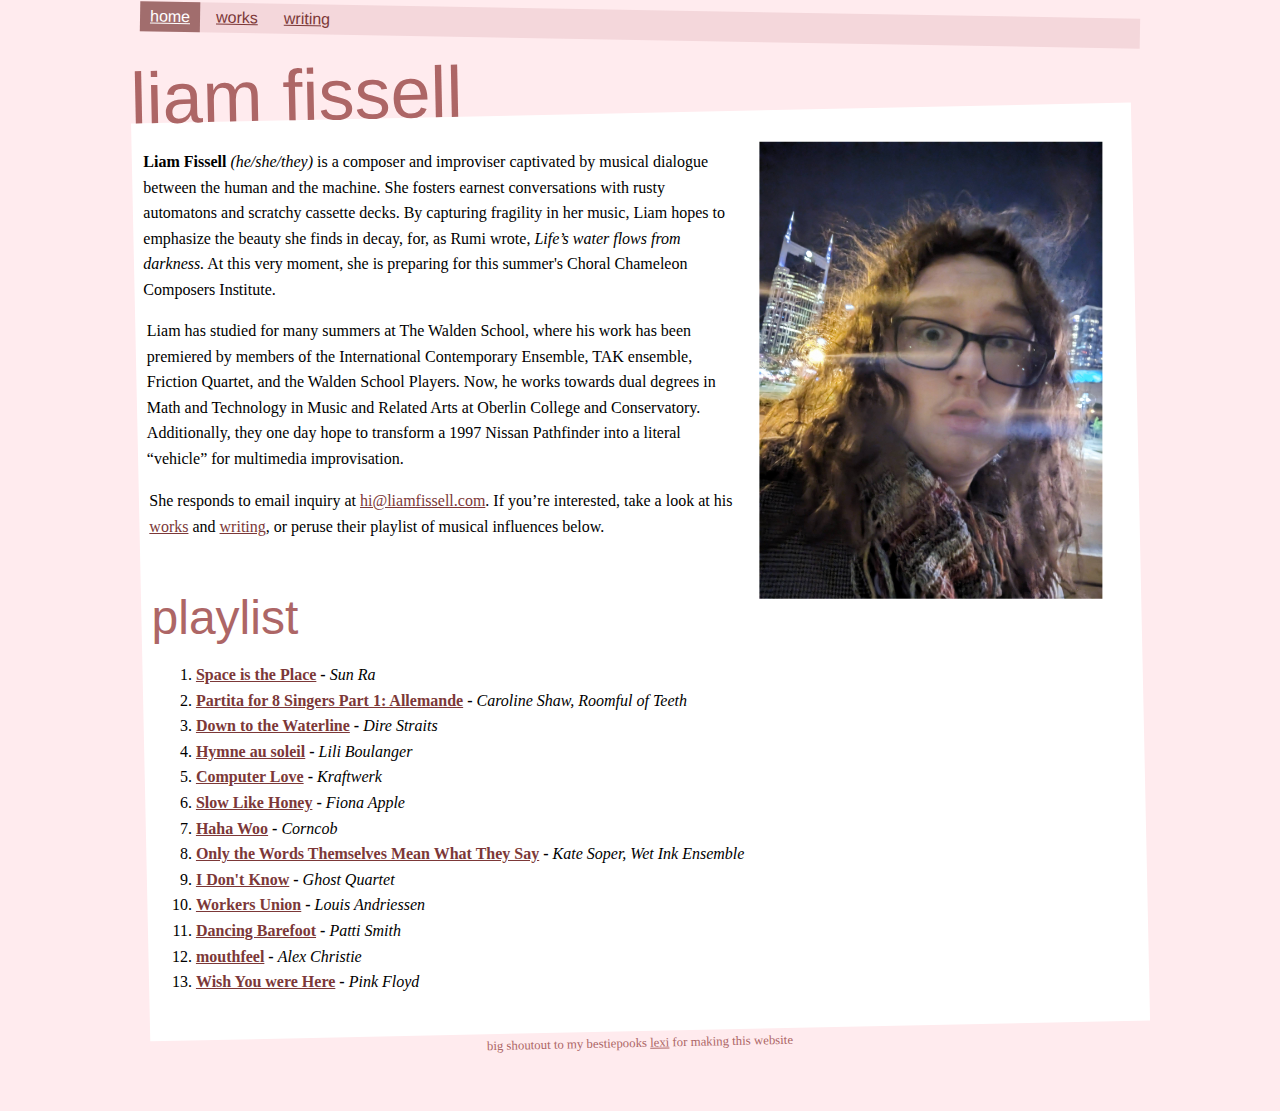
<file: index.html>
<!DOCTYPE html>
<html lang="en">
    <head>
        <meta charset="utf-8">
        <title>liam fissell</title>
        <meta name="viewport" content="width=device-width, initial-scale=1">
        <link rel="stylesheet" href="/index.css">
        <link rel="icon" href="/favicon.png"> 
    </head>
    <body>
        <nav>
            <ul>
                <li><a href="/" class="active">home</a></li>
                <li><a href="/works.html">works</a></li>
                <li><a href="/writing.html">writing</a></li>
            </ul>
        </nav>

        <div class="deskew">
            <h1>liam fissell</h1>
            <main class="main-items-container">
                <img src="headshot.jpg", alt="boring generic headshot", style="display: block; width: 35%; height: auto; float: right; margin-left: 2.5%; margin-right: 2.5%;">
                <p><strong>Liam Fissell</strong> <em>(he/she/they)</em> is a composer and improviser captivated by musical dialogue between the human and the machine. She fosters earnest conversations with rusty automatons and scratchy cassette decks. By capturing fragility in her music, Liam hopes to emphasize the beauty she finds in decay, for, as Rumi wrote, <em>Life’s water flows from darkness.</em> At this very moment, she is preparing for this summer's Choral Chameleon Composers Institute.
                <p>Liam has studied for many summers at The Walden School, where his work has been premiered by members of the International Contemporary Ensemble, TAK ensemble, Friction Quartet, and the Walden School Players. Now, he works towards dual degrees in Math and Technology in Music and Related Arts at Oberlin College and Conservatory. Additionally, they one day hope to transform a 1997 Nissan Pathfinder into a literal “vehicle” for multimedia improvisation.</p>
                <p>She responds to email inquiry at <a href="mailto:hi@liamfissell.com">hi@liamfissell.com</a>. If you’re interested, take a look at his <a href="/works.html">works</a> and <a href="/writing.html">writing</a>, or peruse their playlist of musical influences below.</p>
                
                <h2>playlist</h2>
                <ol class="playlist">
                    <li><strong><a href="https://sunramusic.bandcamp.com/track/space-is-the-place-1">Space is the Place</a> - </strong><em>Sun Ra</em></li>
                    <li><strong><a href="https://roomfulofteeth.bandcamp.com/track/partita-for-8-voices-part-1-allemande">Partita for 8 Singers Part 1: Allemande</a> - </strong><em>Caroline Shaw, Roomful of Teeth</em></li>
                    <li><strong><a href="https://www.youtube.com/watch?v=5IwPNKS9IUg&pp=ygUVd2F0ZXJsaW5lIGRvd24gdG8gdGhl">Down to the Waterline</a> - </strong><em>Dire Straits</em></em></li>
                    <li><strong><a href="https://www.youtube.com/watch?v=eHazRrfydSo&pp=ygUPaHltbmUgYXUgc29sZWls">Hymne au soleil</a> - </strong><em>Lili Boulanger</em></em></li>
                    <li><strong><a href="https://www.youtube.com/watch?v=CFmmzFcM-MA&pp=ygUNY29tcHV0ZXIgbG92ZQ%3D%3D">Computer Love</a> - </strong><em>Kraftwerk</em></em></li>
                    <li><strong><a href="https://www.youtube.com/watch?v=6p8DuJSBVbA&pp=ygUPc2xvdyBsaWtlIGhvbmV5">Slow Like Honey</a> - </strong><em>Fiona Apple</em></em></li>
                    <li><strong><a href="https://foil-music.bandcamp.com/track/haha-woo">Haha Woo</a> - </strong><em>Corncob</em></em></li>
                    <li><strong><a href="https://www.youtube.com/watch?v=hVWHGx-LRL4">Only the Words Themselves Mean What They Say</a> - </strong><em>Kate Soper, Wet Ink Ensemble</em></em></li>
                    <li><strong><a href="https://davemalloy.bandcamp.com/track/i-dont-know">I Don't Know</a> - </strong><em>Ghost Quartet</em></em></li>
                    <li><strong><a href="https://bangonacan.bandcamp.com/track/workers-union">Workers Union</a> - </strong><em>Louis Andriessen</em></em></li>
                    <li><strong><a href="https://bangonacan.bandcamp.com/track/workers-union">Dancing Barefoot</a> - </strong><em>Patti Smith</em></em></li>
                    <li><strong><a href="https://newfocusrecordings.bandcamp.com/track/alex-christie-mouthfeel">mouthfeel</a> - </strong><em>Alex Christie</em></em></li>
                    <li><strong><a href="https://www.youtube.com/watch?v=yqdoHPFW_5M&pp=ygUSd2lzaCB5b3Ugd2VyZSBoZXJl">Wish You were Here</a> - </strong><em>Pink Floyd</em></em></li>
                </ol>
            </main>
        </div>

        <footer>
            big shoutout to my bestiepooks <a href="https://kognise.dev/" target="_blank">lexi</a> for making this website
        </footer>
    </body>
</html>
</file>
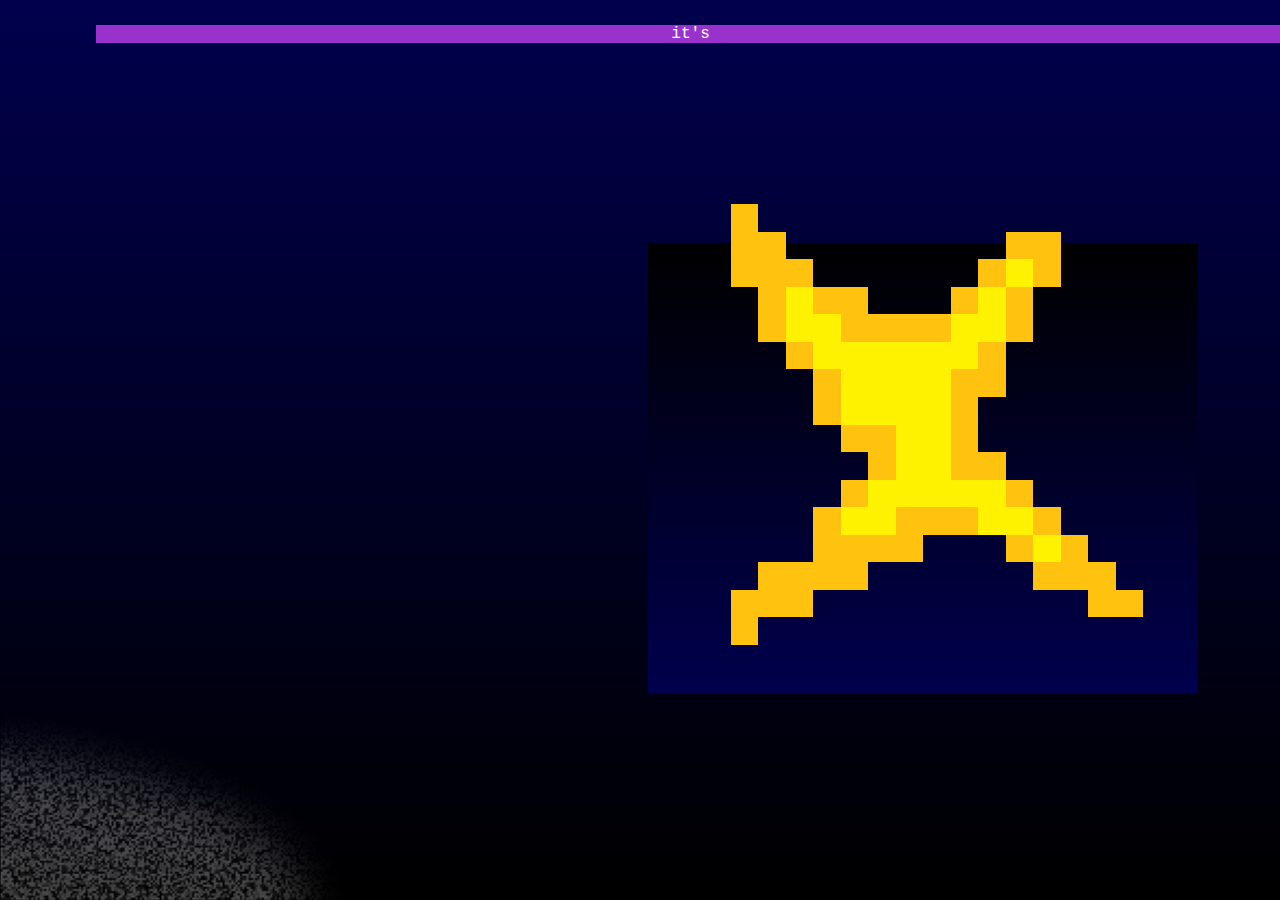
<file: the sunrise/index.html>
<html>
<head>
    <title>bGFzdCBkYXdu</title>
    <link rel="stylesheet", href="index.css">
</head>

<body>
    <div>
        <a href='random.html'><div class='hov'><img class='star', src="star.png"></div></a>
        <p class='tw'>i</p>
        <script src="index.js"></script>
    </div>
    <img class='st', src="static.png">
</body>

</html>
</file>
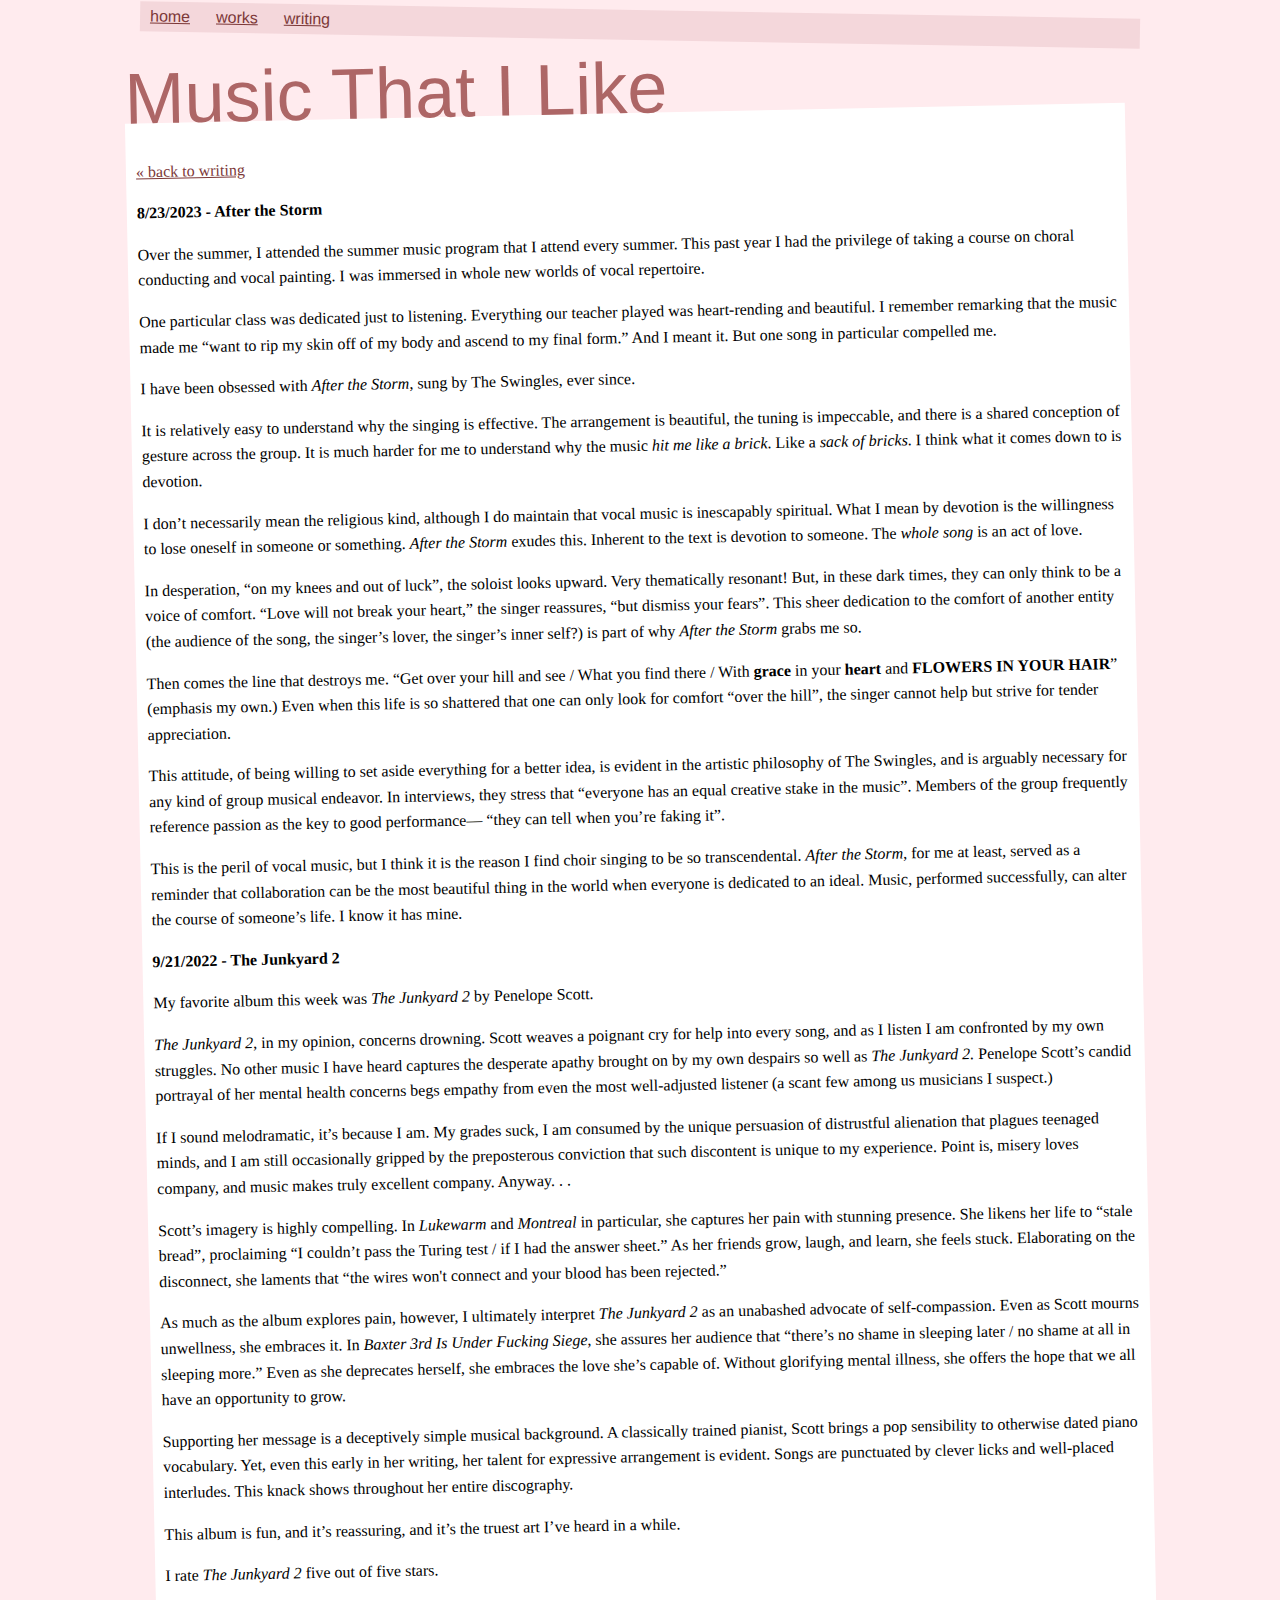
<file: music.html>
<!DOCTYPE html>
<html lang="en">
    <head>
        <meta charset="utf-8">
        <title>writing - liam fissell</title>
        <meta name="viewport" content="width=device-width, initial-scale=1">
        <link rel="stylesheet" href="/index.css">
        <link rel="icon" href="/favicon.png"> 
    </head>
    <body>
        <nav>
            <ul>
                <li><a href="/">home</a></li>
                <li><a href="/works.html" >works</a></li>
                <li><a href="/side_projects.html">writing</a></li>
            </ul>
        </nav>
        <div class="deskew">
            <h1>Music That I Like</h1>
            <main>
                <p><a class="back" href="/side_projects.html">&laquo; back to writing</a></p>
                <p><strong>8/23/2023 - After the Storm</strong></p>
<p>Over the summer, I attended the summer music program that I attend every summer. This past year I had the privilege of taking a course on choral conducting and vocal painting. I was immersed in whole new worlds of vocal repertoire.</p>
<p>One particular class was dedicated just to listening. Everything our teacher played was heart-rending and beautiful. I remember remarking that the music made me &ldquo;want to rip my skin off of my body and ascend to my final form.&rdquo; And I meant it. But one song in particular compelled me.</p>
<p>I have been obsessed with <em>After the Storm</em>, sung by The Swingles, ever since.</p>
<p>It is relatively easy to understand why the singing is effective. The arrangement is beautiful, the tuning is impeccable, and there is a shared conception of gesture across the group. It is much harder for me to understand why the music <em>hit me like a brick</em>. Like a <em>sack of bricks</em>. I think what it comes down to is devotion.</p>
<p>I don&rsquo;t necessarily mean the religious kind, although I do maintain that vocal music is inescapably spiritual. What I mean by devotion is the willingness to lose oneself in someone or something. <em>After the Storm</em> exudes this. Inherent to the text is devotion to someone. The <em>whole song</em> is an act of love.</p>
<p>In desperation, &ldquo;on my knees and out of luck&rdquo;, the soloist looks upward. Very thematically resonant! But, in these dark times, they can only think to be a voice of comfort. &ldquo;Love will not break your heart,&rdquo; the singer reassures, &ldquo;but dismiss your fears&rdquo;. This sheer dedication to the comfort of another entity (the audience of the song, the singer&rsquo;s lover, the singer&rsquo;s inner self?) is part of why <em>After the Storm</em> grabs me so.</p>
<p>Then comes the line that destroys me. &ldquo;Get over your hill and see / What you find there / With <strong>grace</strong> in your <strong>heart</strong> and <strong>FLOWERS IN YOUR HAIR</strong>&rdquo; (emphasis my own.) Even when this life is so shattered that one can only look for comfort &ldquo;over the hill&rdquo;, the singer cannot help but strive for tender appreciation.</p>
<p>This attitude, of being willing to set aside everything for a better idea, is evident in the artistic philosophy of The Swingles, and is arguably necessary for any kind of group musical endeavor. In interviews, they stress that &ldquo;everyone has an equal creative stake in the music&rdquo;. Members of the group frequently reference passion as the key to good performance&mdash; &ldquo;they can tell when you&rsquo;re faking it&rdquo;.</p>
<p>This is the peril of vocal music, but I think it is the reason I find choir singing to be so transcendental. <em>After the Storm</em>, for me at least, served as a reminder that collaboration can be the most beautiful thing in the world when everyone is dedicated to an ideal. Music, performed successfully, can alter the course of someone&rsquo;s life. I know it has mine.</p>
                <b>9/21/2022 - The Junkyard 2</b>
<p>My favorite album this week was <i>The Junkyard 2</i> by Penelope Scott.

<p><i>The Junkyard 2</i>, in my opinion, concerns drowning. Scott weaves a poignant cry for help into every song, and as I listen I am confronted by my own struggles. No other music I have heard captures the desperate apathy brought on by my own despairs so well as <i>The Junkyard 2.</i> Penelope Scott’s candid portrayal of her mental health concerns begs empathy from even the most well-adjusted listener (a scant few among us musicians I suspect.)

<p>If I sound melodramatic, it’s because I am. My grades suck, I am consumed by the unique persuasion of distrustful alienation that plagues teenaged minds, and I am still occasionally gripped by the preposterous conviction that such discontent is unique to my experience. Point is, misery loves company, and music makes truly excellent company. Anyway. .  .

<p>Scott’s imagery is highly compelling. In <i>Lukewarm</i> and <i>Montreal</i> in particular, she captures her pain with stunning presence. She likens her life to “stale bread”, proclaiming “I couldn’t pass the Turing test / if I had the answer sheet.” As her friends grow, laugh, and learn, she feels stuck. Elaborating on the disconnect, she laments that “the wires won't connect and your blood has been rejected.”

<p>As much as the album explores pain, however, I ultimately interpret <i>The Junkyard 2</i> as an unabashed advocate of self-compassion. Even as Scott mourns unwellness, she embraces it. In <i>Baxter 3rd Is Under Fucking Siege</i>, she assures her audience that “there’s no shame in sleeping later / no shame at all in sleeping more.” Even as she deprecates herself, she embraces the love she’s capable of. Without glorifying mental illness, she offers the hope that we all have an opportunity to grow.

<p>Supporting her message is a deceptively simple musical background. A classically trained pianist, Scott brings a pop sensibility to otherwise dated piano vocabulary. Yet, even this early in her writing, her talent for expressive arrangement is evident. Songs are punctuated by clever licks and well-placed interludes. This knack shows throughout her entire discography.

<p>This album is fun, and it’s reassuring, and it’s the truest art I’ve heard in a while.

<p>I rate <i>The Junkyard 2</i> five out of five stars.

            </main>
        </div>
    </body>
</html>
</file>
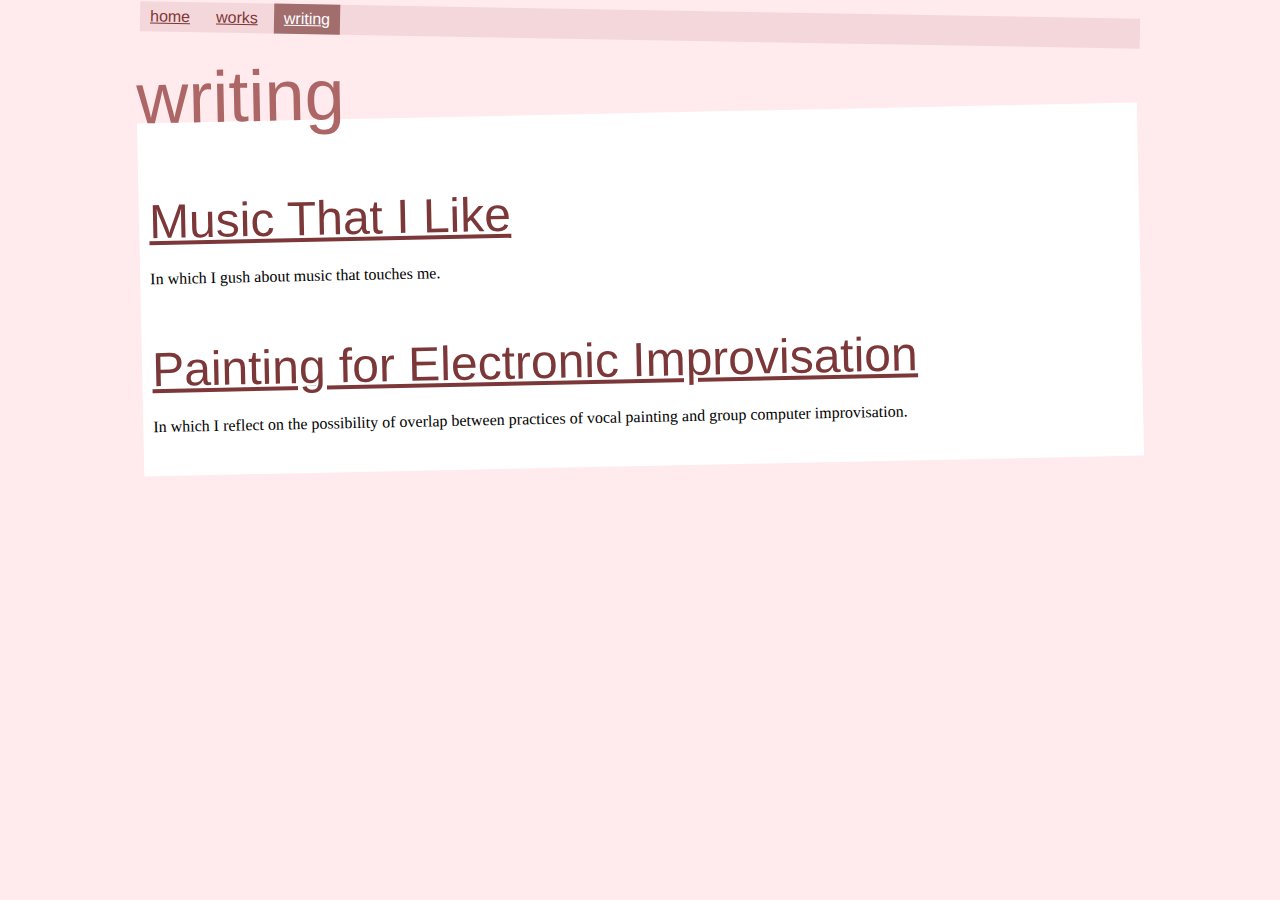
<file: side_projects.html>
<!DOCTYPE html>
<html lang="en">
    <head>
        <meta charset="utf-8">
        <title>writing - liam fissell</title>
        <meta name="viewport" content="width=device-width, initial-scale=1">
        <link rel="stylesheet" href="/index.css">
        <link rel="icon" href="/favicon.png"> 
    </head>
    <body>
        <nav>
            <ul>
                <li><a href="/">home</a></li>
                <li><a href="/works.html">works</a></li>
                <li><a href="/side_projects.html" class="active">writing</a></li>
            </ul>
        </nav>

        <div class="deskew">
            <h1>writing</h1>
            <main>
                <h2 class="work"><span><a href="/music.html">Music That I Like</a></span></h2>
                <p>In which I gush about music that touches me.</p>
                <h2 class="work"><span><a href="/vopa.html">Painting for Electronic Improvisation</a></span></h2>
                <p>In which I reflect on the possibility of overlap between practices of vocal painting and group computer improvisation.</p>
            </main>
        </div>
    </body>
</html>
</file>
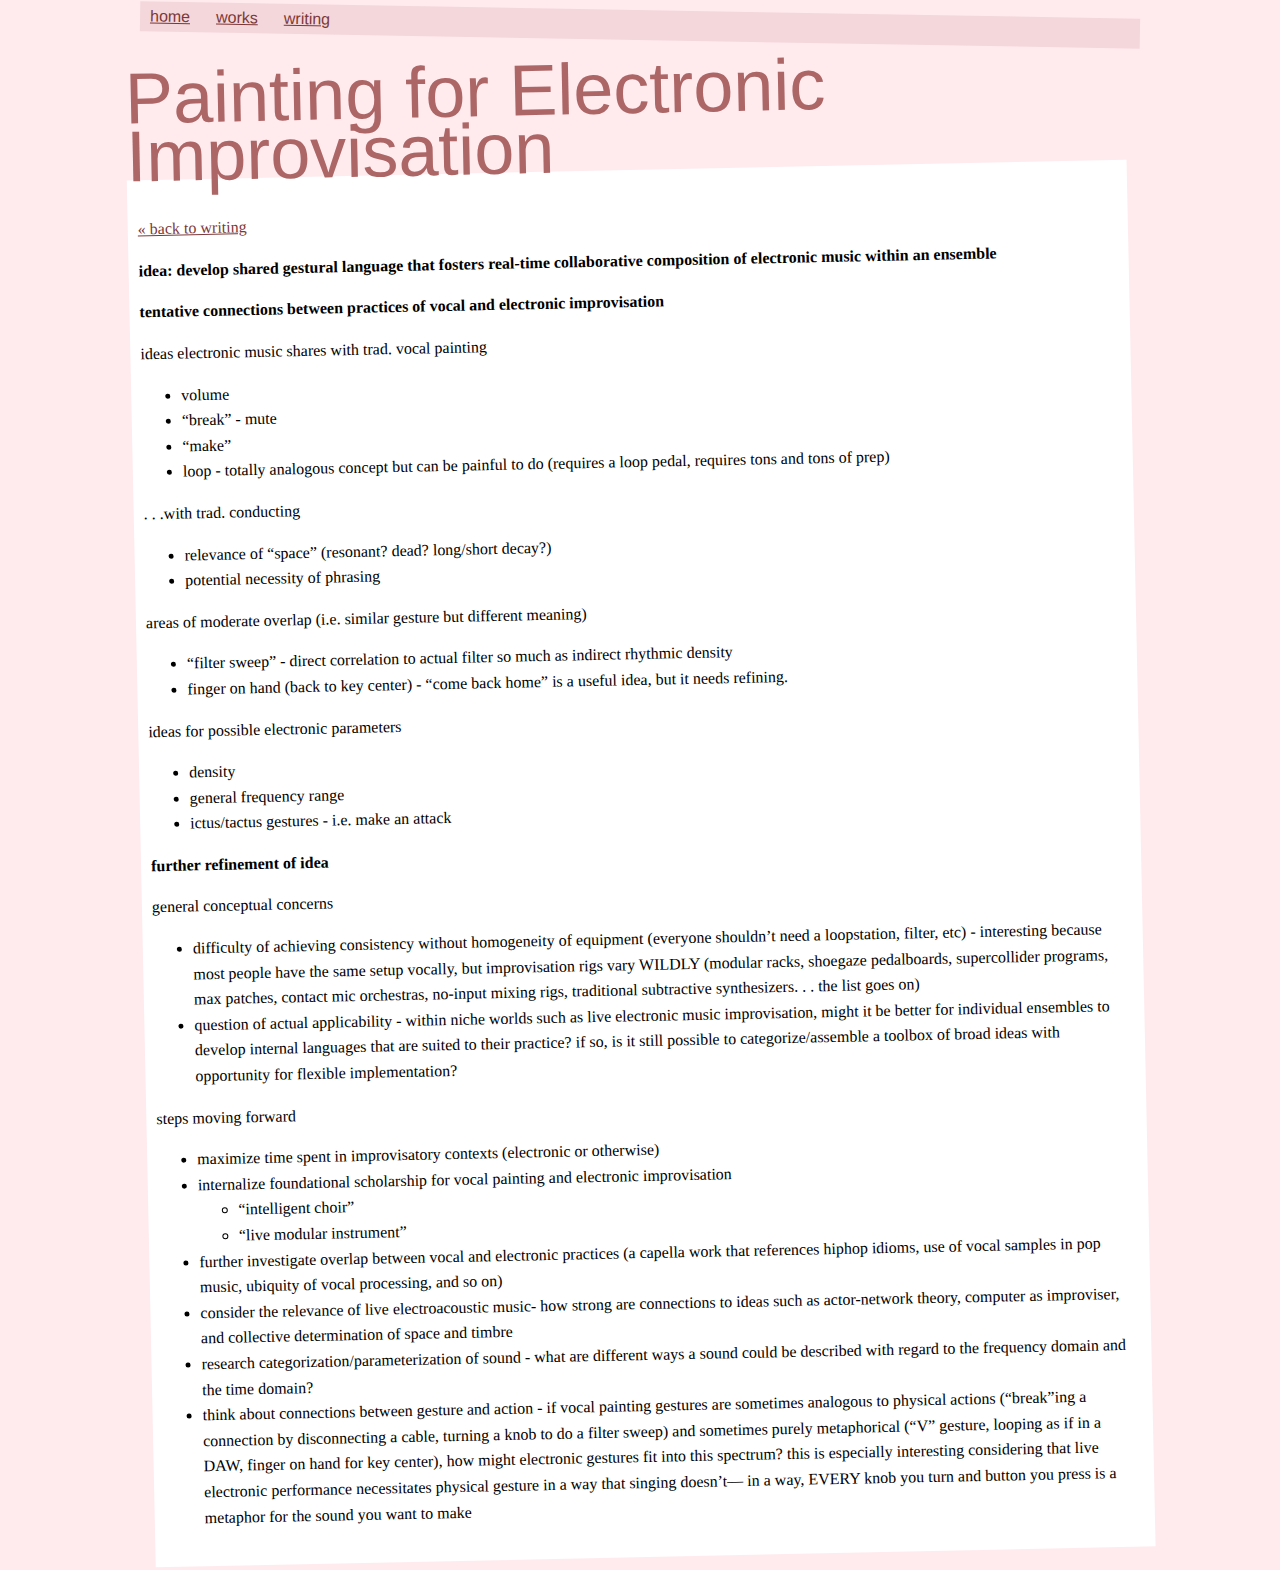
<file: vopa.html>
<!DOCTYPE html>
<html lang="en">
    <head>
        <meta charset="utf-8">
        <title>writing - liam fissell</title>
        <meta name="viewport" content="width=device-width, initial-scale=1">
        <link rel="stylesheet" href="/index.css">
        <link rel="icon" href="/favicon.png"> 
    </head>
    <body>
        <nav>
            <ul>
                <li><a href="/">home</a></li>
                <li><a href="/works.html" >works</a></li>
                <li><a href="/side_projects.html">writing</a></li>
            </ul>
        </nav>
        <div class="deskew">
            <h1>Painting for Electronic Improvisation</h1>
            <main>
                <p><a class="back" href="/side_projects.html">&laquo; back to writing</a></p>
                <p class="p1"><strong>idea: develop shared gestural language that fosters real-time collaborative composition of electronic music within an ensemble</strong></p>
<p class="p1"><strong>tentative connections between practices of vocal and electronic improvisation</strong></p>
<p class="p1">ideas electronic music shares with trad. vocal painting</p>
<ul class="ul1">
<li class="li1">volume</li>
<li class="li1">&ldquo;break&rdquo; - mute</li>
<li class="li1">&ldquo;make&rdquo;</li>
<li class="li1">loop - totally analogous concept but can be painful to do (requires a loop pedal, requires tons and tons of prep)</li>
</ul>
<p class="p1">. . .with trad. conducting</p>
<ul class="ul1">
<li class="li1">relevance of &ldquo;space&rdquo; (resonant? dead? long/short decay?)</li>
<li class="li1">potential necessity of phrasing</li>
</ul>
<p class="p1">areas of moderate overlap (i.e. similar gesture but different meaning)</p>
<ul class="ul1">
<li class="li1">&ldquo;filter sweep&rdquo; - direct correlation to actual filter so much as indirect rhythmic density</li>
<li class="li1">finger on hand (back to key center) - &ldquo;come back home&rdquo; is a useful idea, but it needs refining.</li>
</ul>
<p class="p1">ideas for possible electronic parameters</p>
<ul class="ul1">
<li class="li1">density</li>
<li class="li1">general frequency range</li>
<li class="li1">ictus/tactus gestures - i.e. make an attack</li>
</ul>
<p class="p1"><strong>further refinement of idea</strong></p>
<p class="p1">general conceptual concerns</p>
<ul class="ul1">
<li class="li1">difficulty of achieving consistency without homogeneity of equipment (everyone shouldn&rsquo;t need a loopstation, filter, etc) - interesting because most people have the same setup vocally, but improvisation rigs vary WILDLY (modular racks, shoegaze pedalboards, supercollider programs, max patches, contact mic orchestras, no-input mixing rigs, traditional subtractive synthesizers. . . the list goes on)</li>
<li class="li1">question of actual applicability - within niche worlds such as live electronic music improvisation, might it be better for individual ensembles to develop internal languages that are suited to their practice? if so, is it still possible to categorize/assemble a toolbox of broad ideas with opportunity for flexible implementation?</li>
</ul>
<p class="p1">steps moving forward</p>
<ul class="ul1">
<li class="li1">maximize time spent in improvisatory contexts (electronic or otherwise)</li>
<li class="li1">internalize foundational scholarship for vocal painting and electronic improvisation</li>
<ul class="ul1">
<li class="li1">&ldquo;intelligent choir&rdquo;</li>
<li class="li1">&ldquo;live modular instrument&rdquo;</li>
</ul>
<li class="li1">further investigate overlap between vocal and electronic practices (a capella work that references hiphop idioms, use of vocal samples in pop music, ubiquity of vocal processing, and so on)</li>
<li class="li1">consider the relevance of live electroacoustic music- how strong are connections to ideas such as actor-network theory, computer as improviser, and collective determination of space and timbre</li>
<li class="li1">research categorization/parameterization of sound - what are different ways a sound could be described with regard to the frequency domain and the time domain?</li>
<li class="li1">think about connections between gesture and action - if vocal painting gestures are sometimes analogous to physical actions (&ldquo;break&rdquo;ing a connection by disconnecting a cable, turning a knob to do a filter sweep) and sometimes purely metaphorical (&ldquo;V&rdquo; gesture, looping as if in a DAW, finger on hand for key center), how might electronic gestures fit into this spectrum? this is especially interesting considering that live electronic performance necessitates physical gesture in a way that singing doesn&rsquo;t&mdash; in a way, EVERY knob you turn and button you press is a metaphor for the sound you want to make</li>
</ul>
            </main>
        </div>
    </body>
</html>
</file>
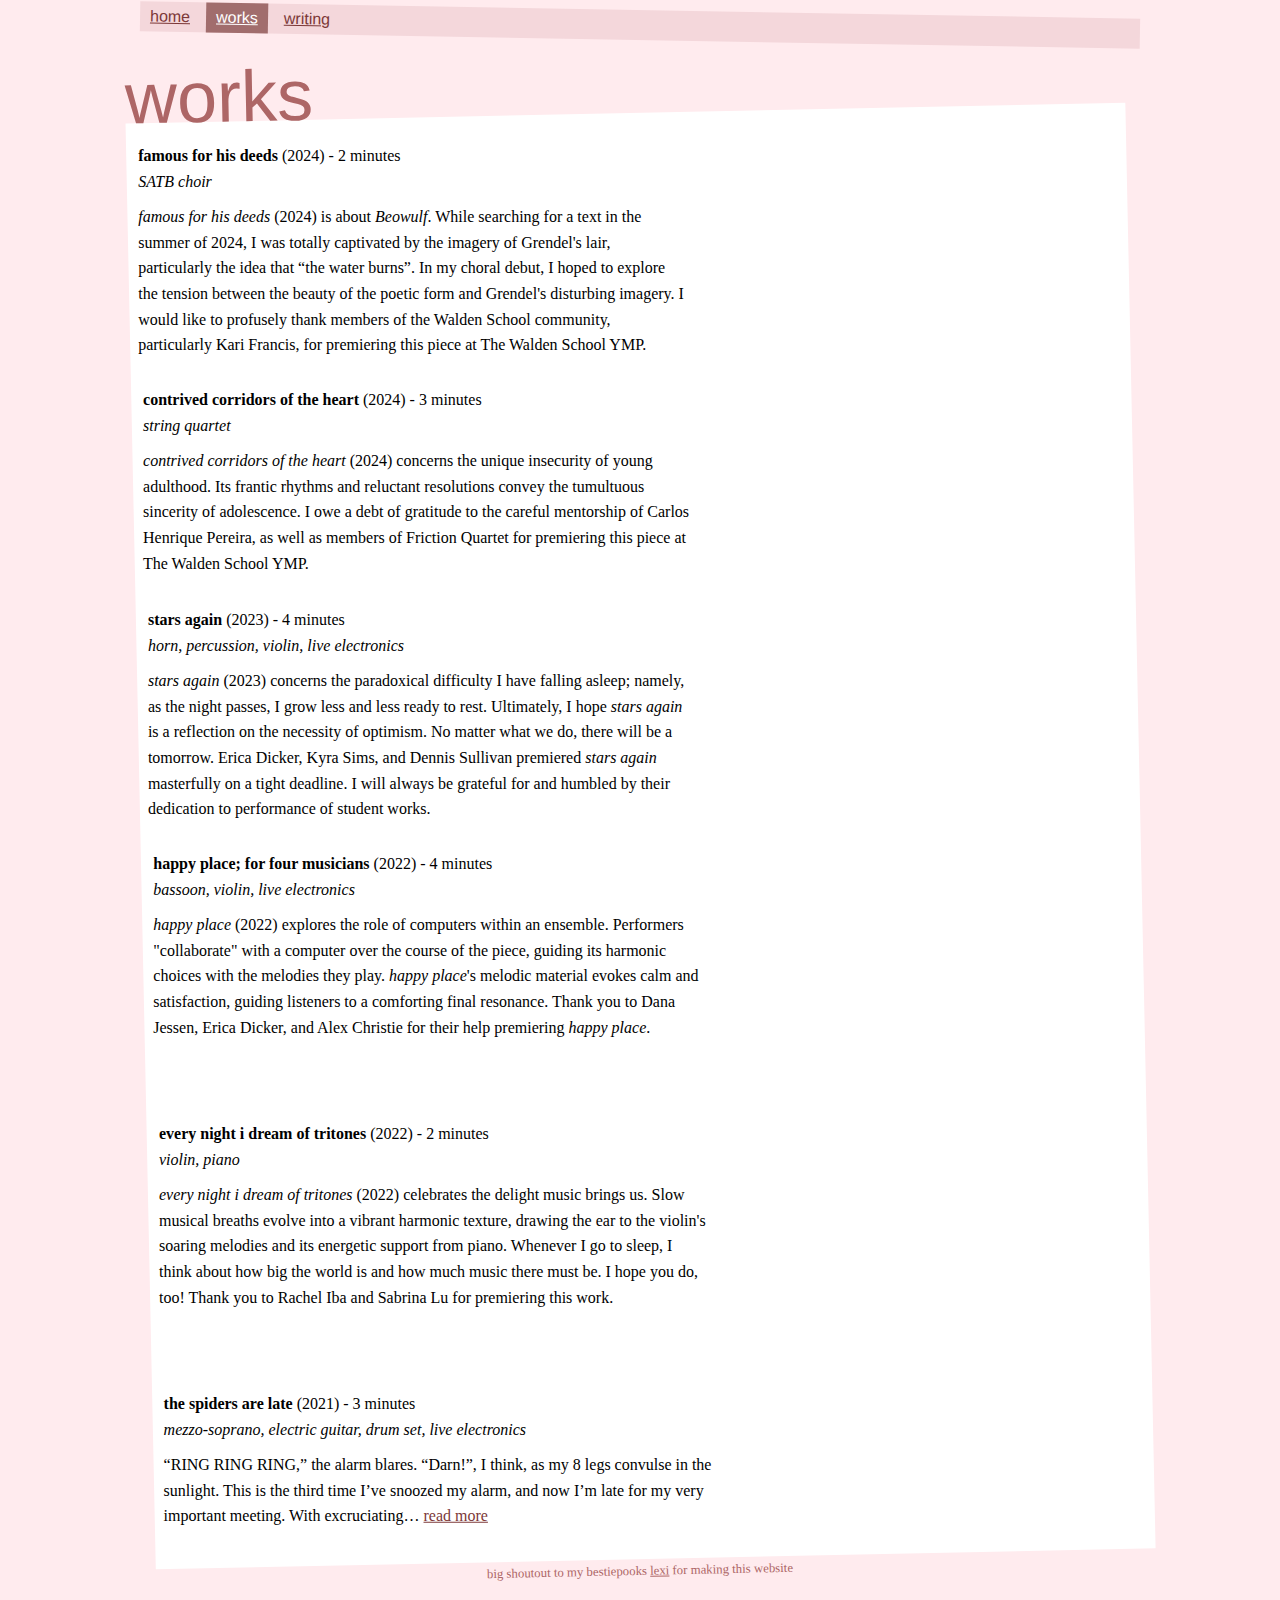
<file: works.html>
<!DOCTYPE html>
<html lang="en">
    <head>
        <meta charset="utf-8">
        <title>works - liam fissell</title>
        <meta name="viewport" content="width=device-width, initial-scale=1">
        <link rel="stylesheet" href="/index.css">
        <link rel="icon" href="/favicon.png"> 
    </head>
    <body>
        <nav>
            <ul>
                <li><a href="/">home</a></li>
                <li><a href="/works.html" class="active">works</a></li>
                <li><a href="/writing.html">writing</a></li>
            </ul>
        </nav>

        <div class="deskew">
            <h1>works</h1>
            <main>
                <div class="spaced-stack main-items-container">
                    <div class="work">
                        <div>
                            <h2><span>famous for his deeds</span> (2024) - 2 minutes</h2>

                            <p class="arrangement">
                                <span class="sr-only">arrangement:</span>
                                SATB choir
                            </p>

                            <p>
                                <em>famous for his deeds</em> (2024) is about <em>Beowulf</em>. While searching for a text in the summer of 2024, I was totally captivated by the imagery of Grendel's lair, particularly the idea that “the water burns”. In my choral debut, I hoped to explore the tension between the beauty of the poetic form and Grendel's disturbing imagery. I would like to profusely thank members of the Walden School community, particularly Kari Francis, for premiering this piece at The Walden School YMP.
                            </p>
                        </div>
                        <div>
                            <iframe class="yt" src="https://www.youtube.com/embed/QpSTi56d1oA?si=ygoeBGjLEVnFJz2G" title="YouTube video player" frameborder="0" allow="accelerometer; autoplay; clipboard-write; encrypted-media; gyroscope; picture-in-picture; web-share" referrerpolicy="strict-origin-when-cross-origin" allowfullscreen></iframe>
                        </div>
                    </div>
                    <div class="work">
                        <div>
                            <h2><span>contrived corridors of the heart</span> (2024) - 3 minutes</h2>

                            <p class="arrangement">
                                <span class="sr-only">arrangement:</span>
                                string quartet
                            </p>

                            <p>
                                <em>contrived corridors of the heart</em> (2024) concerns the unique insecurity of young adulthood. Its frantic rhythms and reluctant resolutions convey the tumultuous sincerity of adolescence. I owe a debt of gratitude to the careful mentorship of Carlos Henrique Pereira, as well as members of Friction Quartet for premiering this piece at The Walden School YMP.
                            </p>
                        </div>
                        <div>
                            <iframe class="yt" width="50%" src="https://www.youtube.com/embed/r49nY-_ZiUk?si=L05GHeyFQx95FFVh" title="YouTube video player" frameborder="0" allow="accelerometer; autoplay; clipboard-write; encrypted-media; gyroscope; picture-in-picture; web-share" referrerpolicy="strict-origin-when-cross-origin" allowfullscreen></iframe>
                        </div>
                    </div>
                    <div class="work">
                        <div>
                            <h2><span>stars again</span> (2023) - 4 minutes</h2>

                            <p class="arrangement">
                                <span class="sr-only">arrangement:</span>
                                horn, percussion, violin, live electronics
                            </p>

                            <p>
                                <em>stars again</em> (2023) concerns the paradoxical difficulty I have falling asleep; namely, as the night passes, I grow less and less ready to rest. Ultimately, I hope <em>stars again</em> is a reflection on the necessity of optimism. No matter what we do, there will be a tomorrow. Erica Dicker, Kyra Sims, and Dennis Sullivan premiered <em>stars again</em></b> masterfully on a tight deadline. I will always be grateful for and humbled by their dedication to performance of student works.
                            </p>
                        </div>
                        <div>
                            <iframe src="https://player.vimeo.com/video/850723936?h=210d93a6a4&badge=0&autopause=0&player_id=0&app_id=58479" allow="autoplay; fullscreen; picture-in-picture" allowfullscreen title="stars_again" style="vertical-align: center;"></iframe>
                        </div>
                    </div>
                    <div class="work">
                        <div>
                            <h2><span>happy place; for four musicians</span> (2022) - 4 minutes</h2>

                            <p class="arrangement">
                                <span class="sr-only">arrangement:</span>
                                bassoon, violin, live electronics
                            </p>

                            <p>
                            <em>happy place</em> (2022) explores the role of computers within an ensemble. Performers "collaborate" with a computer over the course of the piece, guiding its harmonic choices with the melodies they play. <em>happy place</em>'s melodic material evokes calm and satisfaction, guiding listeners to a comforting final resonance. Thank you to Dana Jessen, Erica Dicker, and Alex Christie for their help premiering <em>happy place</em>.
                            </p>
                        </div>
                        <div>
                            <iframe style="display: block; border: 0; max-width: 250px; width: 100%; aspect-ratio: 1; margin: auto;" src="https://bandcamp.com/EmbeddedPlayer/album=2788894525/size=large/bgcol=ffffff/linkcol=0687f5/minimal=true/track=1044849515/transparent=true/" seamless><a href="https://thewaldenschool.bandcamp.com/album/young-musicians-program-ymp-2022-festival-week-composers-forum-iii">Young Musicians Program (YMP) 2022 – Festival Week Composers Forum III by The Walden School</a></iframe>
                        </div>
                    </div>
                    <div class="work">
                        <div>
                            <h2><span>every night i dream of tritones</span> (2022) - 2 minutes</h2>

                            <p class="arrangement">
                                <span class="sr-only">arrangement:</span>
                                violin, piano
                            </p>

                            <p>
                            <em>every night i dream of tritones</em> (2022) celebrates the delight music brings us. Slow musical breaths evolve into a vibrant harmonic texture, drawing the ear to the violin's soaring melodies and its energetic support from piano. Whenever I go to sleep, I think about how big the world is and how much music there must be. I hope you do, too! Thank you to Rachel Iba and Sabrina Lu for premiering this work.
                            </p>
                        </div>
                        <div>
                            <iframe style="display: block; border: 0; max-width: 250px; width: 100%; aspect-ratio: 1; margin: auto;" src="https://bandcamp.com/EmbeddedPlayer/album=1728640858/size=large/bgcol=ffffff/linkcol=0687f5/minimal=true/transparent=true/" seamless><a href="https://thewaldenschool.bandcamp.com/album/young-musicians-program-ymp-2022-composers-forum-i">Young Musicians Program (YMP) 2022 – Composers Forum I by The Walden School</a></iframe>
                        </div>
                    </div>
                    <div class="work">
                        <div>
                            <h2><span>the spiders are late</span> (2021) - 3 minutes</h2>

                            <p class="arrangement">
                                <span class="sr-only">arrangement:</span>
                                mezzo-soprano, electric guitar, drum set, live electronics
                            </p>

                            <p>
                                “RING RING RING,” the alarm blares. “Darn!”, I think, as my 8 legs convulse in the sunlight. This is the third time I’ve snoozed my alarm, and now I’m late for my very important meeting. With excruciating&mldr;
                                <a href="/works/spiders.html">read more</a>
                            </p>
                        </div>
                        <div>
                            <iframe src="https://player.vimeo.com/video/690107153?h=210d93a6a4&badge=0&autopause=0&player_id=0&app_id=58479" allow="autoplay; fullscreen; picture-in-picture" allowfullscreen title="the_spiders_are_late"></iframe>
                        </div>
                    </div>
                </div>
            </main>
        </div>

        <footer>
            big shoutout to my bestiepooks <a href="https://kognise.dev/" target="_blank">lexi</a> for making this website
        </footer>
    </body>
</html>
</file>
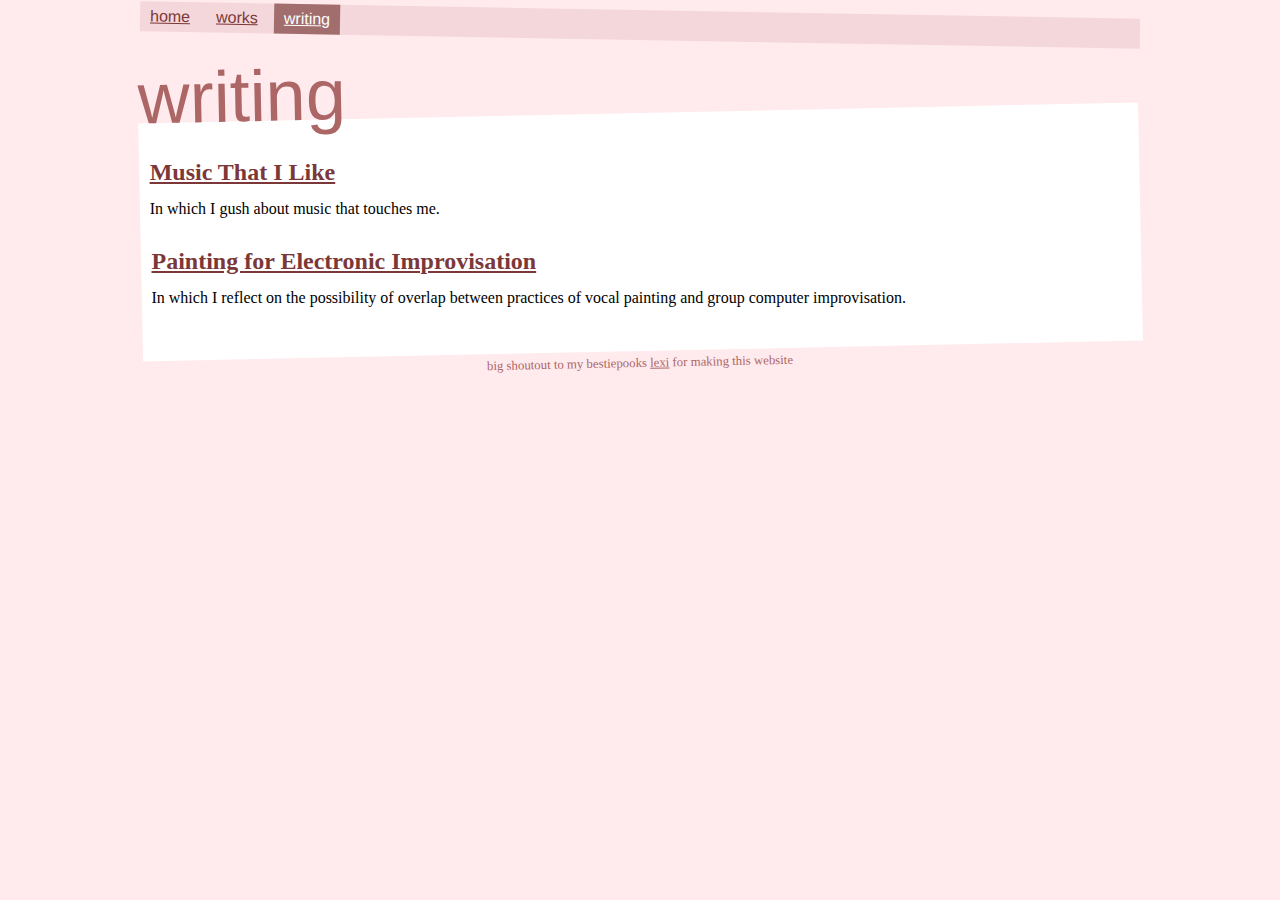
<file: writing.html>
<!DOCTYPE html>
<html lang="en">
    <head>
        <meta charset="utf-8">
        <title>writing - liam fissell</title>
        <meta name="viewport" content="width=device-width, initial-scale=1">
        <link rel="stylesheet" href="/index.css">
        <link rel="icon" href="/favicon.png"> 
    </head>
    <body>
        <nav>
            <ul>
                <li><a href="/">home</a></li>
                <li><a href="/works.html">works</a></li>
                <li><a href="/writing.html" class="active">writing</a></li>
            </ul>
        </nav>

        <div class="deskew">
            <h1>writing</h1>
            <main class="main-items-container">
                <!--<div class="article">
                    <h2><a href="/writing/horizon.html">the horizon awaits</a></h2>
                    <p>In which I muse on the nature of wandering.</p>
                </div> -->
                <div class="article">
                    <h2><a href="/writing/music.html">Music That I Like</a></h2>
                    <p>In which I gush about music that touches me.</p>
                </div>
                <div class="article">
                    <h2><a href="/writing/vopa.html">Painting for Electronic Improvisation</a></h2>
                    <p>In which I reflect on the possibility of overlap between practices of vocal painting and group computer improvisation.</p>
                </div>
            </main>
        </div>

        <footer>
            big shoutout to my bestiepooks <a href="https://kognise.dev/" target="_blank">lexi</a> for making this website
        </footer>
    </body>
</html>
</file>
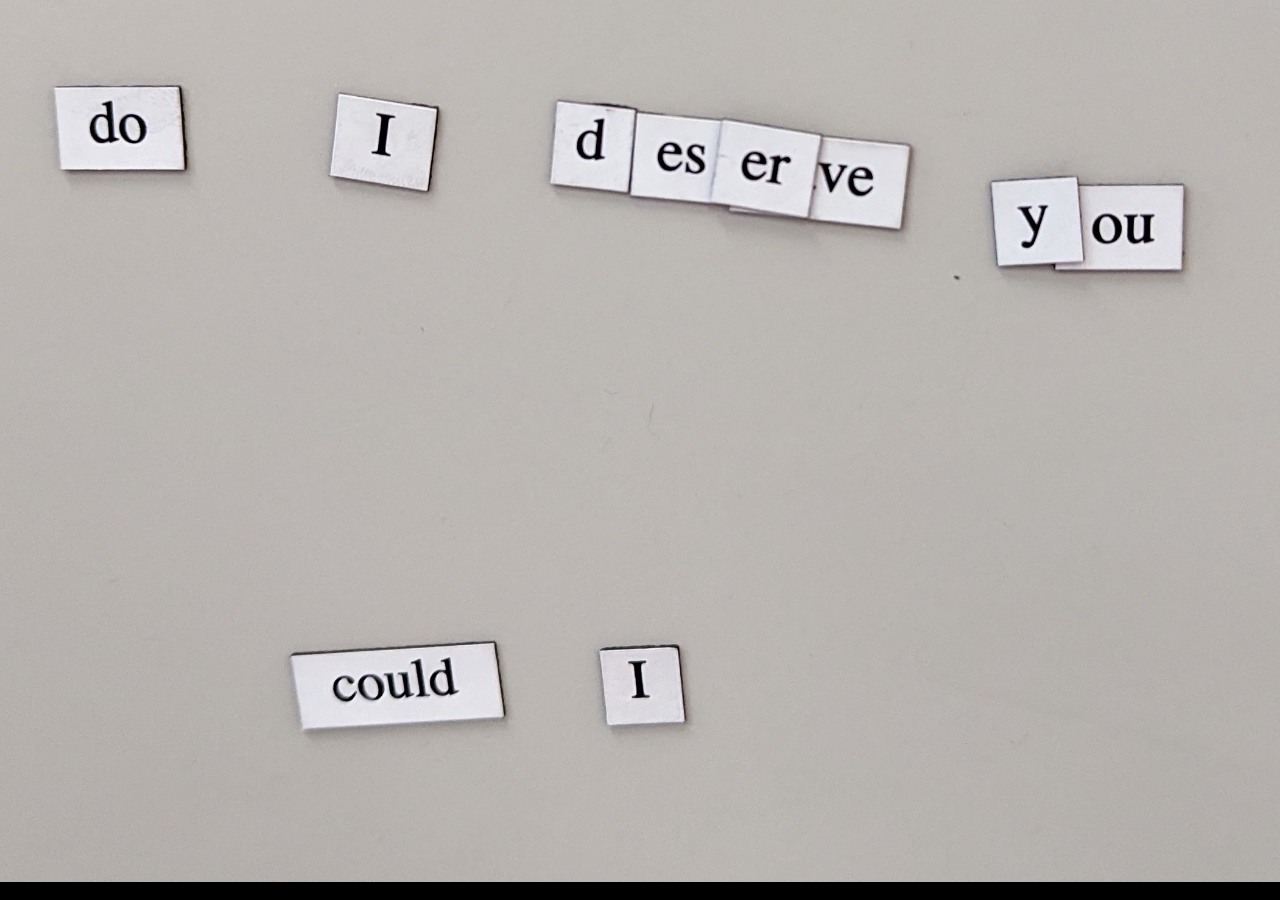
<file: the sunrise/random.html>
<html>
    <head><title>bGFzdCBkYXdu</title>
    <link rel="stylesheet", href="random.css"></head>

    <body>
        <div class="tbd"></div>
        <script src="random.js"></script>
    </body>
</html>
</file>
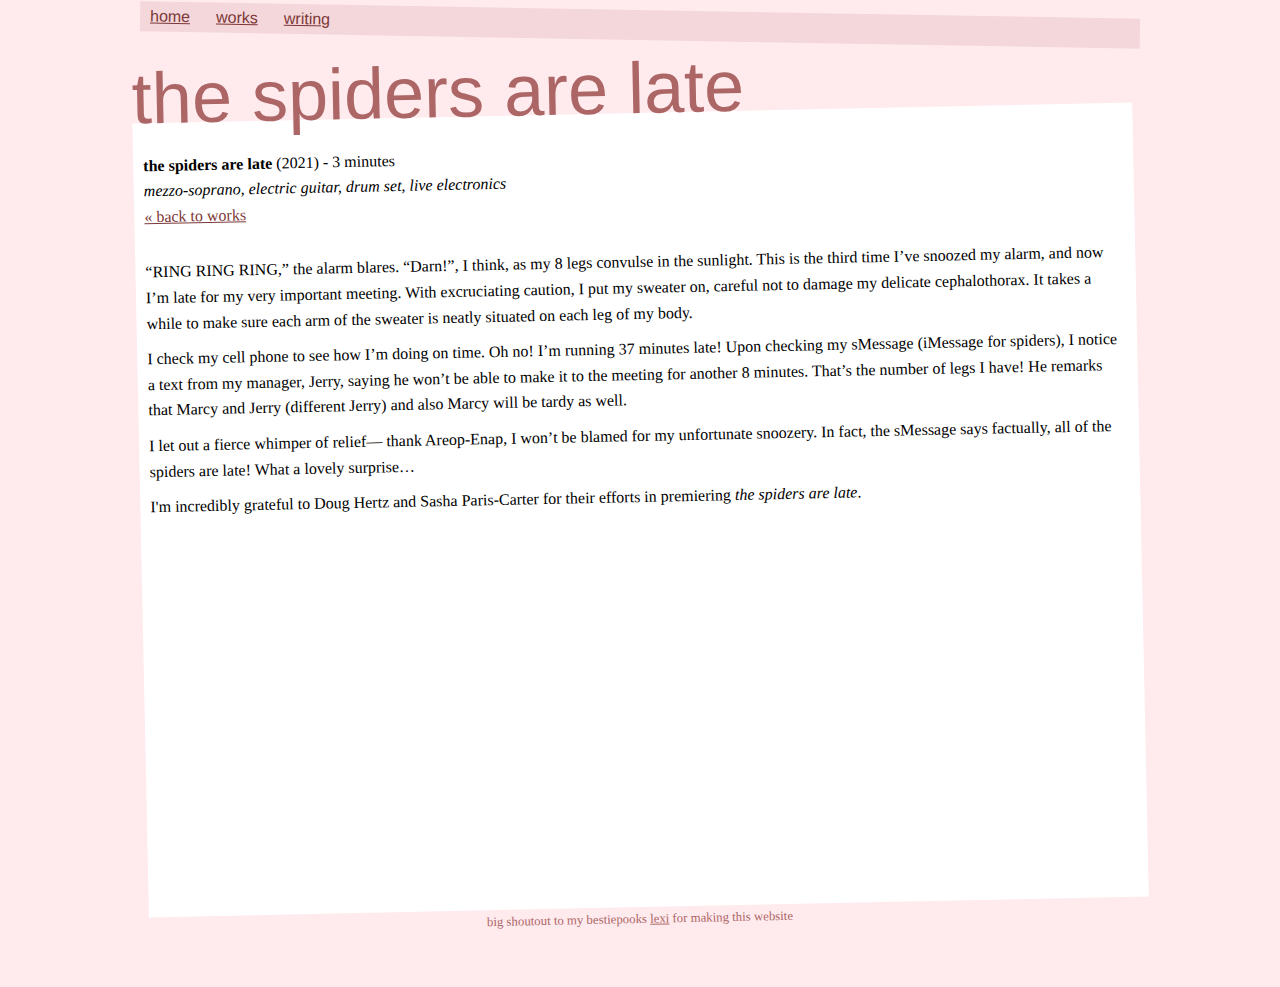
<file: works/spiders.html>
<!DOCTYPE html>
<html lang="en">
    <head>
        <link rel="icon" href="/favicon.png"> 
        <meta charset="utf-8">
        <title>the spiders are late - works - liam fissell</title>
        <meta name="viewport" content="width=device-width, initial-scale=1">
        <link rel="stylesheet" href="/index.css">  
    </head>
    <body>
        <nav>
            <ul>
                <li><a href="/">home</a></li>
                <li><a href="/works.html" >works</a></li>
                <li><a href="/writing.html">writing</a></li>
            </ul>
        </nav>

        <div class="deskew">
            <h1>the spiders are late</h1>
            <main class="work-standalone">
				<p class="title"><span>the spiders are late</span> (2021) - 3 minutes</p>
				<p class="arrangement">
					<span class="sr-only">arrangement:</span>
					mezzo-soprano, electric guitar, drum set, live electronics
				</p>
				<a class="back" href="/works.html">&laquo; back to works</a>

				<p>“RING RING RING,” the alarm blares. “Darn!”, I think, as my 8 legs convulse in the sunlight. This is the third time I’ve snoozed my alarm, and now I’m late for my very important meeting. With excruciating caution, I put my sweater on, careful not to damage my delicate cephalothorax. It takes a while to make sure each arm of the sweater is neatly situated on each leg of my body.</p>

				<p>I check my cell phone to see how I’m doing on time. Oh no! I’m running 37 minutes late! Upon checking my sMessage (iMessage for spiders), I notice a text from my manager, Jerry, saying he won’t be able to make it to the meeting for another 8 minutes. That’s the number of legs I have! He remarks that Marcy and Jerry (different Jerry) and also Marcy will be tardy as well.</p>
					
				<p>I let out a fierce whimper of relief— thank Areop-Enap, I won’t be blamed for my unfortunate snoozery. In fact, the sMessage says factually, all of the spiders are late! What a lovely surprise…</p>

                <p>I'm incredibly grateful to Doug Hertz and Sasha Paris-Carter for their efforts in premiering <em>the spiders are late</em>.</p>

                <iframe class="vimeo" src="https://player.vimeo.com/video/690107153?h=210d93a6a4&badge=0&autopause=0&player_id=0&app_id=58479" allow="autoplay; fullscreen; picture-in-picture" allowfullscreen title="the_spiders_are_late"></iframe>
            </main>
        </div>

        <footer>
            big shoutout to my bestiepooks <a href="https://kognise.dev/" target="_blank">lexi</a> for making this website
        </footer>
    </body>
</html>
</file>
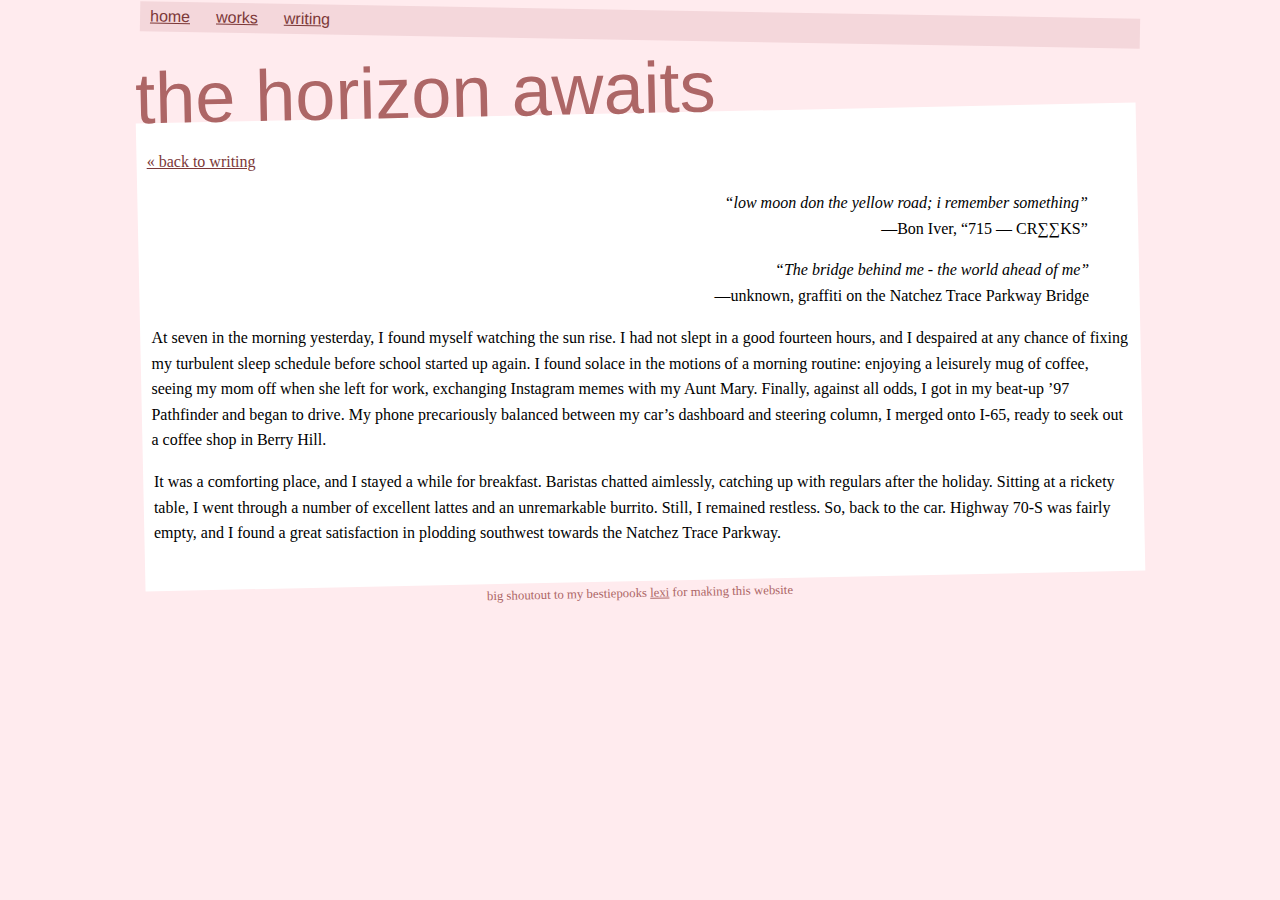
<file: writing/horizon.html>
<!DOCTYPE html>
<html lang="en">
    <head>
        <meta charset="utf-8">
        <title>the horizon awaits - writing - liam fissell</title>
        <meta name="viewport" content="width=device-width, initial-scale=1">
        <link rel="stylesheet" href="/index.css">
        <link rel="icon" href="/favicon.png"> 
    </head>
    <body>
        <nav>
            <ul>
                <li><a href="/">home</a></li>
                <li><a href="/works.html" >works</a></li>
                <li><a href="/writing.html">writing</a></li>
            </ul>
        </nav>
        <div class="deskew">
            <h1>the horizon awaits</h1>
            <main class="main-items-container">
                <p><a class="back" href="/writing.html">&laquo; back to writing</a></p>
                <blockquote><em>“low moon don the yellow road; i remember something”</em>
                <br>—Bon Iver, “715 — CR∑∑KS”</blockquote>
                <blockquote><em>“The bridge behind me - the world ahead of me”</em>
                <br>—unknown, graffiti on the Natchez Trace Parkway Bridge</blockquote>
                <p>At seven in the morning yesterday, I found myself watching the sun rise. I had not slept in a good fourteen hours, and I despaired at any chance of fixing my turbulent sleep schedule before school started up again. I found solace in the motions of a morning routine: enjoying a leisurely mug of coffee, seeing my mom off when she left for work, exchanging Instagram memes with my Aunt Mary. Finally, against all odds, I got in my beat-up ’97 Pathfinder and began to drive. My phone precariously balanced between my car’s dashboard and steering column, I merged onto I-65, ready to seek out a coffee shop in Berry Hill.</p>
                <p>It was a comforting place, and I stayed a while for breakfast. Baristas chatted aimlessly, catching up with regulars after the holiday. Sitting at a rickety table, I went through a number of excellent lattes and an unremarkable burrito. Still, I remained restless. So, back to the car. Highway 70-S was fairly empty, and I found a great satisfaction in plodding southwest towards the Natchez Trace Parkway.</p>
            </main>
        </div>

        <footer>
            big shoutout to my bestiepooks <a href="https://kognise.dev/" target="_blank">lexi</a> for making this website
        </footer>
    </body>
</html>
</file>
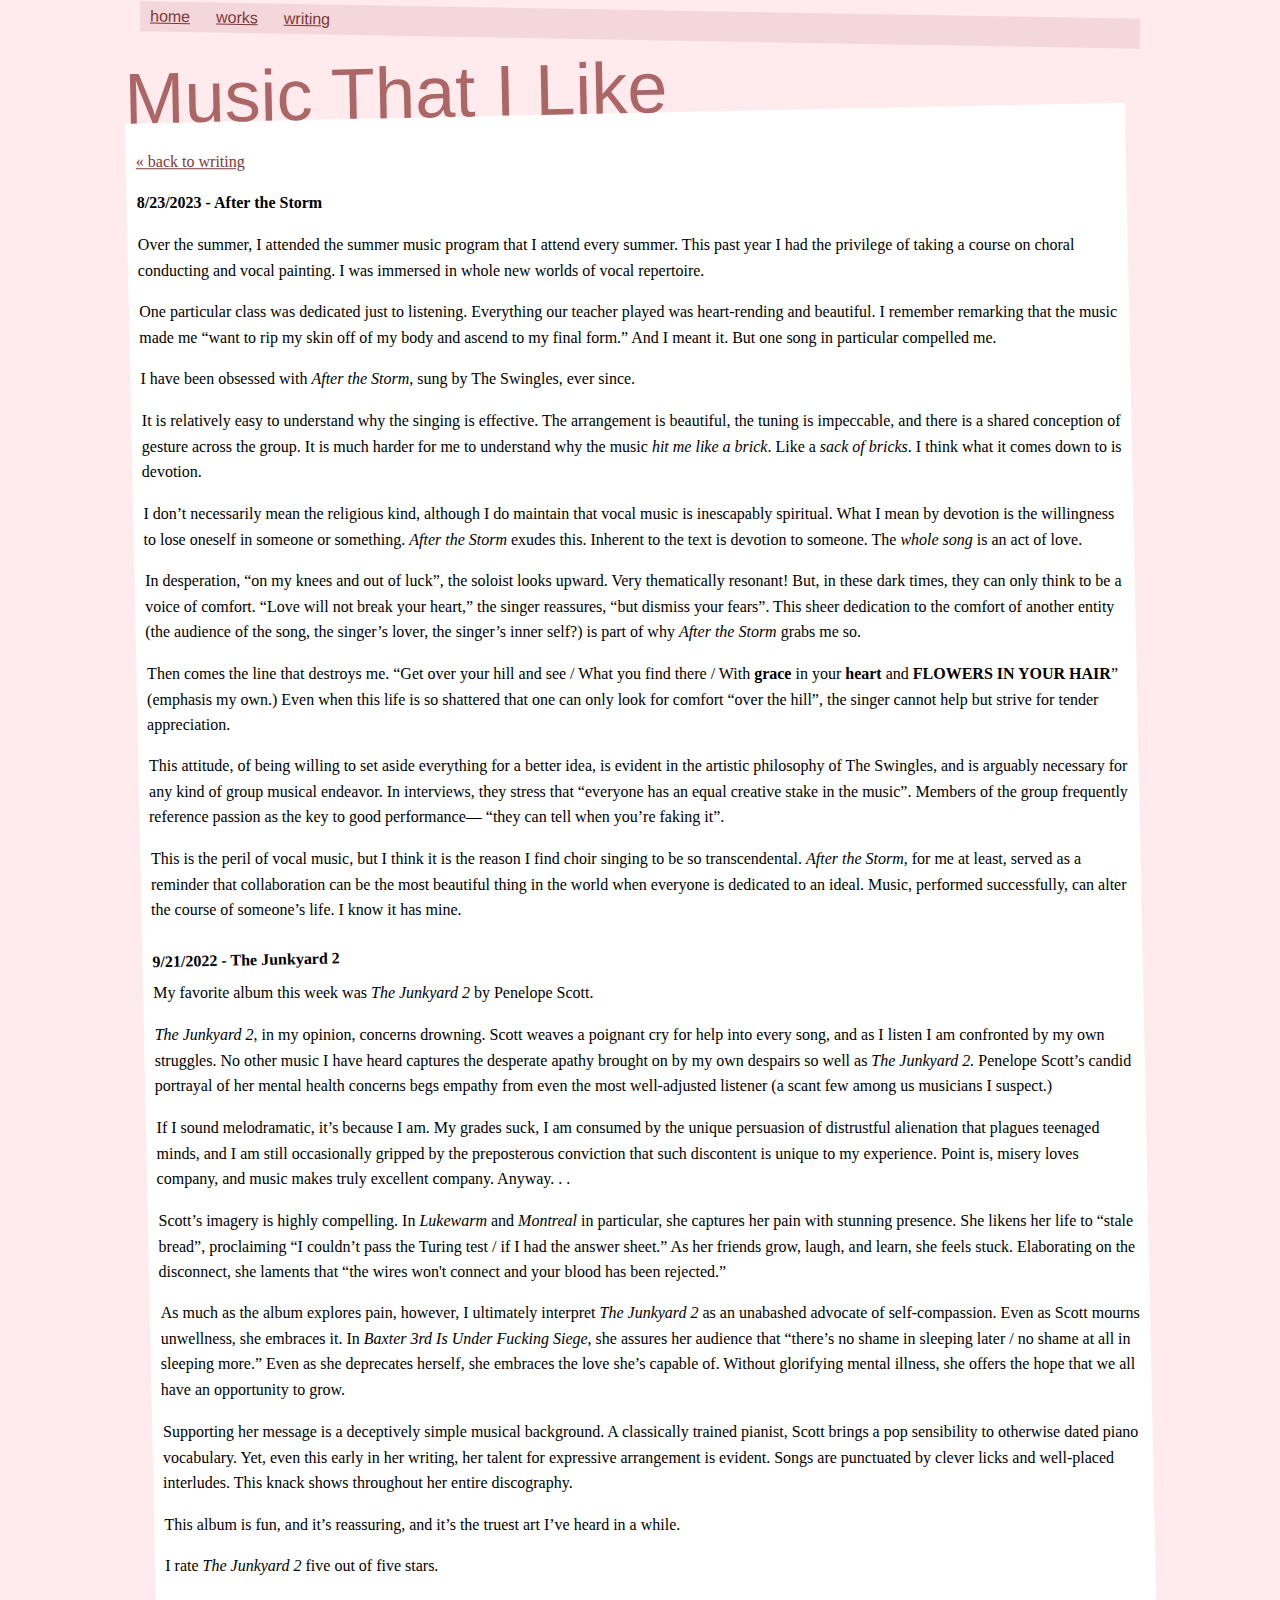
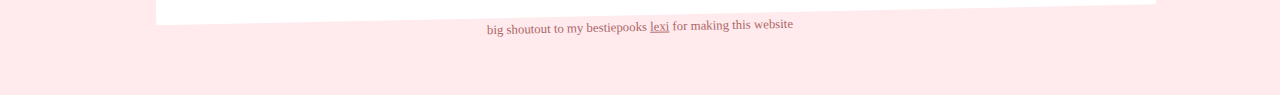
<file: writing/music.html>
<!DOCTYPE html>
<html lang="en">
    <head>
        <meta charset="utf-8">
        <title>Music That I Like - writing - liam fissell</title>
        <meta name="viewport" content="width=device-width, initial-scale=1">
        <link rel="stylesheet" href="/index.css">
        <link rel="icon" href="/favicon.png"> 
    </head>
    <body>
        <nav>
            <ul>
                <li><a href="/">home</a></li>
                <li><a href="/works.html" >works</a></li>
                <li><a href="/writing.html">writing</a></li>
            </ul>
        </nav>
        <div class="deskew">
            <h1>Music That I Like</h1>
            <main class="main-items-container">
                <p><a class="back" href="/writing.html">&laquo; back to writing</a></p>
                <p><strong>8/23/2023 - After the Storm</strong></p>
<p>Over the summer, I attended the summer music program that I attend every summer. This past year I had the privilege of taking a course on choral conducting and vocal painting. I was immersed in whole new worlds of vocal repertoire.</p>
<p>One particular class was dedicated just to listening. Everything our teacher played was heart-rending and beautiful. I remember remarking that the music made me &ldquo;want to rip my skin off of my body and ascend to my final form.&rdquo; And I meant it. But one song in particular compelled me.</p>
<p>I have been obsessed with <em>After the Storm</em>, sung by The Swingles, ever since.</p>
<p>It is relatively easy to understand why the singing is effective. The arrangement is beautiful, the tuning is impeccable, and there is a shared conception of gesture across the group. It is much harder for me to understand why the music <em>hit me like a brick</em>. Like a <em>sack of bricks</em>. I think what it comes down to is devotion.</p>
<p>I don&rsquo;t necessarily mean the religious kind, although I do maintain that vocal music is inescapably spiritual. What I mean by devotion is the willingness to lose oneself in someone or something. <em>After the Storm</em> exudes this. Inherent to the text is devotion to someone. The <em>whole song</em> is an act of love.</p>
<p>In desperation, &ldquo;on my knees and out of luck&rdquo;, the soloist looks upward. Very thematically resonant! But, in these dark times, they can only think to be a voice of comfort. &ldquo;Love will not break your heart,&rdquo; the singer reassures, &ldquo;but dismiss your fears&rdquo;. This sheer dedication to the comfort of another entity (the audience of the song, the singer&rsquo;s lover, the singer&rsquo;s inner self?) is part of why <em>After the Storm</em> grabs me so.</p>
<p>Then comes the line that destroys me. &ldquo;Get over your hill and see / What you find there / With <strong>grace</strong> in your <strong>heart</strong> and <strong>FLOWERS IN YOUR HAIR</strong>&rdquo; (emphasis my own.) Even when this life is so shattered that one can only look for comfort &ldquo;over the hill&rdquo;, the singer cannot help but strive for tender appreciation.</p>
<p>This attitude, of being willing to set aside everything for a better idea, is evident in the artistic philosophy of The Swingles, and is arguably necessary for any kind of group musical endeavor. In interviews, they stress that &ldquo;everyone has an equal creative stake in the music&rdquo;. Members of the group frequently reference passion as the key to good performance&mdash; &ldquo;they can tell when you&rsquo;re faking it&rdquo;.</p>
<p>This is the peril of vocal music, but I think it is the reason I find choir singing to be so transcendental. <em>After the Storm</em>, for me at least, served as a reminder that collaboration can be the most beautiful thing in the world when everyone is dedicated to an ideal. Music, performed successfully, can alter the course of someone&rsquo;s life. I know it has mine.</p>
                <strong>9/21/2022 - The Junkyard 2</strong>
<p>My favorite album this week was <em>The Junkyard 2</em> by Penelope Scott.

<p><em>The Junkyard 2</em>, in my opinion, concerns drowning. Scott weaves a poignant cry for help into every song, and as I listen I am confronted by my own struggles. No other music I have heard captures the desperate apathy brought on by my own despairs so well as <em>The Junkyard 2.</em> Penelope Scott’s candid portrayal of her mental health concerns begs empathy from even the most well-adjusted listener (a scant few among us musicians I suspect.)

<p>If I sound melodramatic, it’s because I am. My grades suck, I am consumed by the unique persuasion of distrustful alienation that plagues teenaged minds, and I am still occasionally gripped by the preposterous conviction that such discontent is unique to my experience. Point is, misery loves company, and music makes truly excellent company. Anyway. .  .

<p>Scott’s imagery is highly compelling. In <em>Lukewarm</em> and <em>Montreal</em> in particular, she captures her pain with stunning presence. She likens her life to “stale bread”, proclaiming “I couldn’t pass the Turing test / if I had the answer sheet.” As her friends grow, laugh, and learn, she feels stuck. Elaborating on the disconnect, she laments that “the wires won't connect and your blood has been rejected.”

<p>As much as the album explores pain, however, I ultimately interpret <em>The Junkyard 2</em> as an unabashed advocate of self-compassion. Even as Scott mourns unwellness, she embraces it. In <em>Baxter 3rd Is Under Fucking Siege</em>, she assures her audience that “there’s no shame in sleeping later / no shame at all in sleeping more.” Even as she deprecates herself, she embraces the love she’s capable of. Without glorifying mental illness, she offers the hope that we all have an opportunity to grow.

<p>Supporting her message is a deceptively simple musical background. A classically trained pianist, Scott brings a pop sensibility to otherwise dated piano vocabulary. Yet, even this early in her writing, her talent for expressive arrangement is evident. Songs are punctuated by clever licks and well-placed interludes. This knack shows throughout her entire discography.

<p>This album is fun, and it’s reassuring, and it’s the truest art I’ve heard in a while.

<p>I rate <em>The Junkyard 2</em> five out of five stars.

            </main>
        </div>

        <footer>
            big shoutout to my bestiepooks <a href="https://kognise.dev/" target="_blank">lexi</a> for making this website
        </footer>
    </body>
</html>
</file>
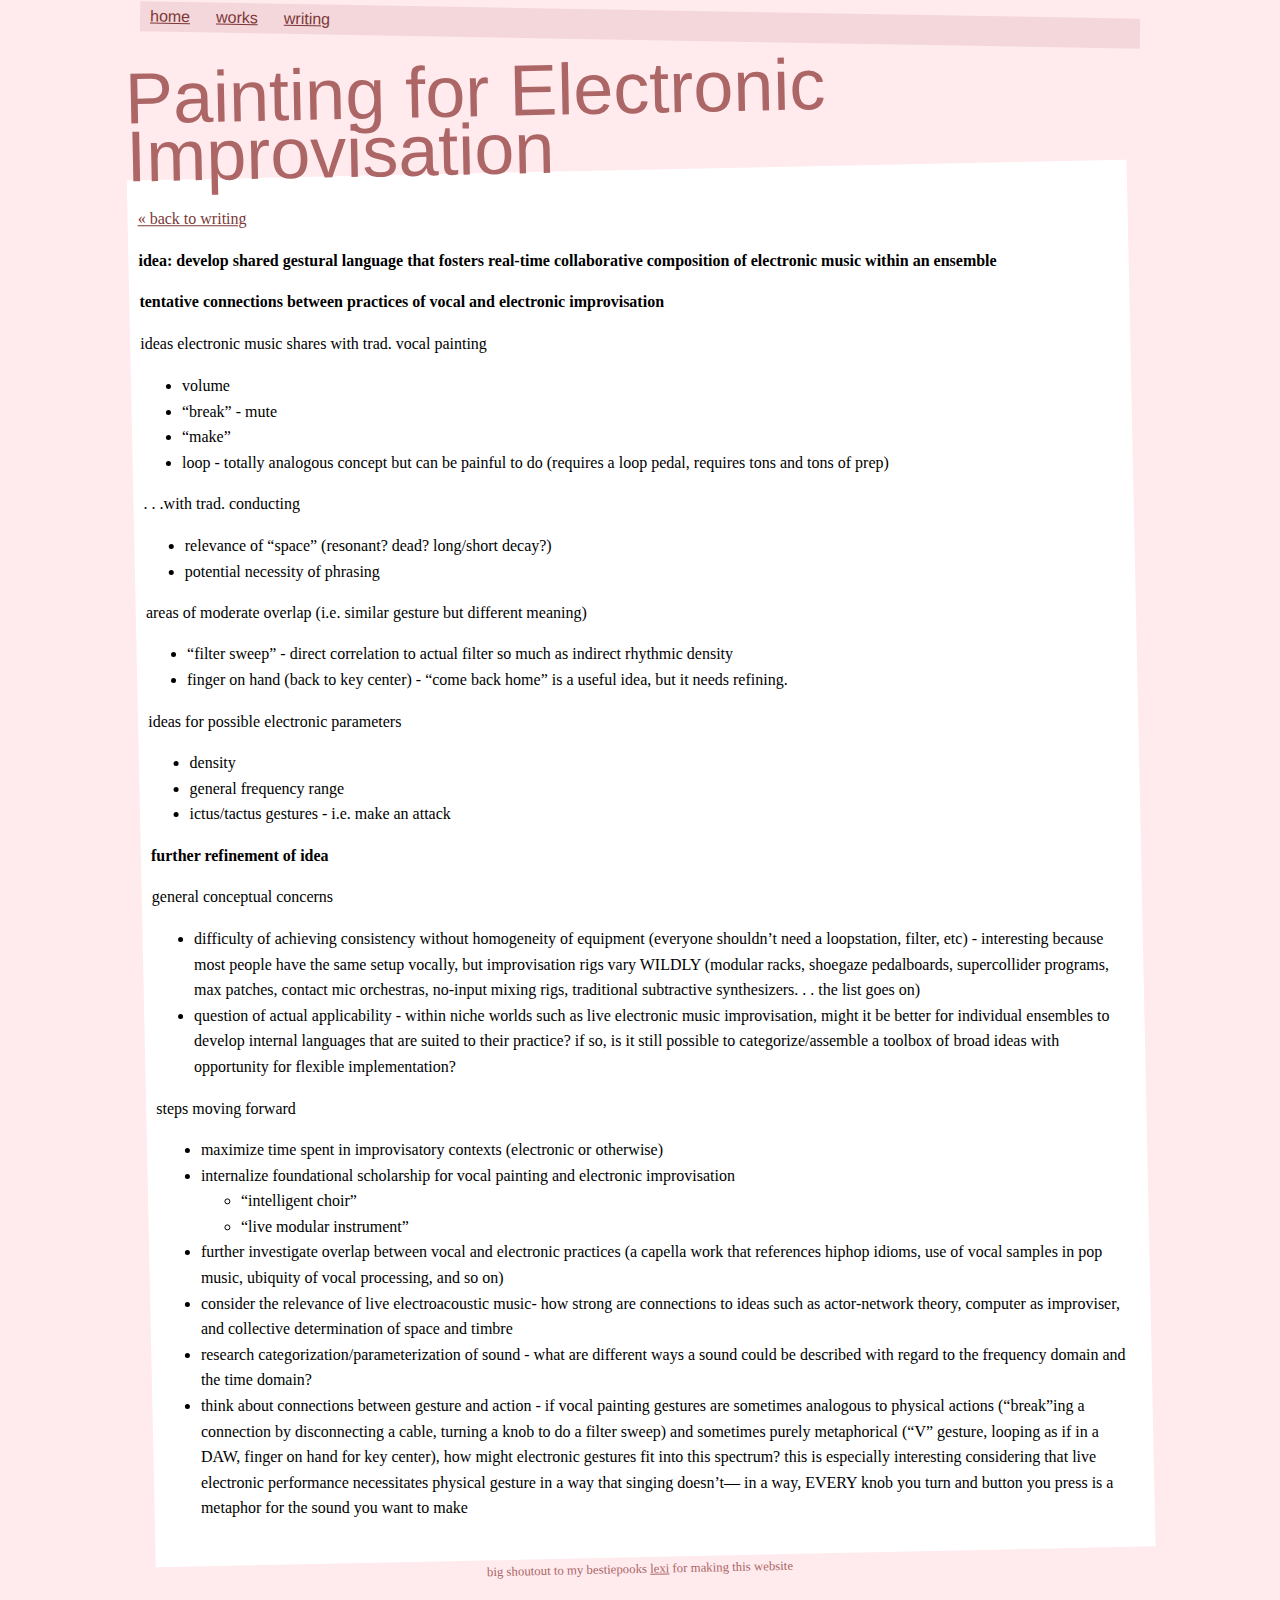
<file: writing/vopa.html>
<!DOCTYPE html>
<html lang="en">
    <head>
        <meta charset="utf-8">
        <title>Painting for Electronic Improvisation - writing - liam fissell</title>
        <meta name="viewport" content="width=device-width, initial-scale=1">
        <link rel="stylesheet" href="/index.css">
        <link rel="icon" href="/favicon.png"> 
    </head>
    <body>
        <nav>
            <ul>
                <li><a href="/">home</a></li>
                <li><a href="/works.html" >works</a></li>
                <li><a href="/writing.html">writing</a></li>
            </ul>
        </nav>
        <div class="deskew">
            <h1>Painting for Electronic Improvisation</h1>
            <main class="main-items-container">
                <p><a class="back" href="/writing.html">&laquo; back to writing</a></p>
                <p class="p1"><strong>idea: develop shared gestural language that fosters real-time collaborative composition of electronic music within an ensemble</strong></p>
<p class="p1"><strong>tentative connections between practices of vocal and electronic improvisation</strong></p>
<p class="p1">ideas electronic music shares with trad. vocal painting</p>
<ul class="ul1">
<li class="li1">volume</li>
<li class="li1">&ldquo;break&rdquo; - mute</li>
<li class="li1">&ldquo;make&rdquo;</li>
<li class="li1">loop - totally analogous concept but can be painful to do (requires a loop pedal, requires tons and tons of prep)</li>
</ul>
<p class="p1">. . .with trad. conducting</p>
<ul class="ul1">
<li class="li1">relevance of &ldquo;space&rdquo; (resonant? dead? long/short decay?)</li>
<li class="li1">potential necessity of phrasing</li>
</ul>
<p class="p1">areas of moderate overlap (i.e. similar gesture but different meaning)</p>
<ul class="ul1">
<li class="li1">&ldquo;filter sweep&rdquo; - direct correlation to actual filter so much as indirect rhythmic density</li>
<li class="li1">finger on hand (back to key center) - &ldquo;come back home&rdquo; is a useful idea, but it needs refining.</li>
</ul>
<p class="p1">ideas for possible electronic parameters</p>
<ul class="ul1">
<li class="li1">density</li>
<li class="li1">general frequency range</li>
<li class="li1">ictus/tactus gestures - i.e. make an attack</li>
</ul>
<p class="p1"><strong>further refinement of idea</strong></p>
<p class="p1">general conceptual concerns</p>
<ul class="ul1">
<li class="li1">difficulty of achieving consistency without homogeneity of equipment (everyone shouldn&rsquo;t need a loopstation, filter, etc) - interesting because most people have the same setup vocally, but improvisation rigs vary WILDLY (modular racks, shoegaze pedalboards, supercollider programs, max patches, contact mic orchestras, no-input mixing rigs, traditional subtractive synthesizers. . . the list goes on)</li>
<li class="li1">question of actual applicability - within niche worlds such as live electronic music improvisation, might it be better for individual ensembles to develop internal languages that are suited to their practice? if so, is it still possible to categorize/assemble a toolbox of broad ideas with opportunity for flexible implementation?</li>
</ul>
<p class="p1">steps moving forward</p>
<ul class="ul1">
<li class="li1">maximize time spent in improvisatory contexts (electronic or otherwise)</li>
<li class="li1">internalize foundational scholarship for vocal painting and electronic improvisation</li>
<ul class="ul1">
<li class="li1">&ldquo;intelligent choir&rdquo;</li>
<li class="li1">&ldquo;live modular instrument&rdquo;</li>
</ul>
<li class="li1">further investigate overlap between vocal and electronic practices (a capella work that references hiphop idioms, use of vocal samples in pop music, ubiquity of vocal processing, and so on)</li>
<li class="li1">consider the relevance of live electroacoustic music- how strong are connections to ideas such as actor-network theory, computer as improviser, and collective determination of space and timbre</li>
<li class="li1">research categorization/parameterization of sound - what are different ways a sound could be described with regard to the frequency domain and the time domain?</li>
<li class="li1">think about connections between gesture and action - if vocal painting gestures are sometimes analogous to physical actions (&ldquo;break&rdquo;ing a connection by disconnecting a cable, turning a knob to do a filter sweep) and sometimes purely metaphorical (&ldquo;V&rdquo; gesture, looping as if in a DAW, finger on hand for key center), how might electronic gestures fit into this spectrum? this is especially interesting considering that live electronic performance necessitates physical gesture in a way that singing doesn&rsquo;t&mdash; in a way, EVERY knob you turn and button you press is a metaphor for the sound you want to make</li>
</ul>
            </main>
        </div>

        <footer>
            big shoutout to my bestiepooks <a href="https://kognise.dev/" target="_blank">lexi</a> for making this website
        </footer>
    </body>
</html>
</file>
<file: index.css>
* { box-sizing: inherit; }

body {
    font-family: Iowan Old Style, Apple Garamond, Baskerville, Times New Roman, Droid Serif, Times, Source Serif Pro, serif, Apple Color Emoji, Segoe UI Emoji, Segoe UI Symbol;
    box-sizing: border-box;
    background-color: #ffebee;
    margin: 0;
    padding: 0 20px;
    padding-top: 10px;
    overflow-x: hidden;
}

nav, main, h1 {
    max-width: 1000px;
    margin: 0 auto;
}

nav, h1, h2, h3, h4, h5, h6 {
    font-family: -apple-system, BlinkMacSystemFont, avenir next, avenir, segoe ui, helvetica neue, helvetica, Ubuntu, roboto, noto, arial, sans-serif;
}

nav {
    transform: rotate(1deg);
    background-color: #f4d7db;
    margin-bottom: 20px;
}

nav ul {
    list-style-type: none;
    padding: 0;
    margin: 0;
    display: flex;
    flex-direction: row;
    flex-wrap: wrap;
    gap: 6px;
}

nav a {
    display: block;
    padding: 6px 10px;
    color: #7c3838;
    text-decoration: underline;
}

nav a:hover {
    background-color: #eec7c7;
}

nav a.active {
    color: #ffffff;
    background-color: #a16d6d;
}

h1 {
    color: #ad6666;
    font-weight: 200;
    line-height: 0.8;
    font-size: 4.5rem;
    margin-bottom: -5px;
}

main > h2 {
    color: #ad6666;
    font-weight: 250;
    line-height: 1;
    font-size: 3rem;
    margin-top: 55px;
    margin-bottom: 20px;
}

img {
    margin: 15px;
}

.deskew, footer {
    transform: rotate(-1.2deg);
}

main {
    background-color: #ffffff;
    padding: 20px 10px;
    line-height: 1.6;
}

.main-items-container > * {
    transform: rotate(1.2deg);
}

.spaced-stack {
    display: flex;
    flex-direction: column;
    gap: 20px;
}

.sr-only {
	border: 0 !important;
	clip: rect(1px, 1px, 1px, 1px) !important;
	-webkit-clip-path: inset(50%) !important;
    clip-path: inset(50%) !important;
	height: 1px !important;
	margin: -1px !important;
	overflow: hidden !important;
	padding: 0 !important;
	position: absolute !important;
	width: 1px !important;
	white-space: nowrap !important;
}

a {
    color: #7c3838;
}

iframe {
    border: 0;
    width: 100%;
}

footer, footer a {
    color: #ad6666;
    text-align: center;
    margin-top: 5px;
    margin-bottom: 60px;
    font-size: 0.8rem;
}

@media (max-width: 500px) {
    body { padding: 0; }
    .deskew, nav, footer, main > * { transform: rotate(0deg); }
    main { padding: 20px 10px; }
    nav a { padding: 10px 16px; }
}

::selection {
    background-color: #a16d6d;
    color: #ffffff;
}

/* - - - works: - - - */

.work {
    display: flex;
    flex-direction: row;
    gap: 20px;
}

.work div:first-child {
    flex: 4;
}

.work div:last-child {
    flex: 3;
    margin: auto;
    width: 100%;
}

.work .yt {
    display: block;
    margin-left: auto;
    margin-right: auto;
    max-width: 70%
}

.work h2, .work-standalone .title {
    font-family: inherit;
    color: #000000;
    font-size: 1em;
    margin: 0;
    margin-top: 10px;   
    font-weight: normal;
}

.work h2 span, .work-standalone .title span {
    font-weight: bold;
}

.work .arrangement, .work-standalone .arrangement {
    margin: 0;
    font-style: italic;
}

.work p, .work-standalone p {
    margin: 0;
    margin-top: 10px;
}

.work-standalone .back {
    display: block;
    margin-bottom: 30px;
}

.work-standalone .vimeo {
    /* margin-top: 40px; */
    /* max-width: 600px; */
    display: block;
    aspect-ratio: 16 / 9;
    width: 100%;
    max-width: 600px;
    margin: 20px auto;
}

@media (max-width: 500px) {
    .work {
        flex-direction: column;
    }
}

/* - - - writing: - - - */

.article {
    display: flex;
    flex-direction: column;
    gap: 5px;
    margin: 20px 0;
}

.article h2 {
    font-size: 1.5em;
    font-weight: bold;
    font-family: inherit;
    margin: 0;
}

.article p {
    margin: 0;
}

blockquote {
    text-align: right;
}
</file>
<file: the sunrise/index.css>
body {
    background-image: linear-gradient(rgb(0, 0, 77), black);
    color: white;
    padding: 0%;
}

div {
    padding: 0%;
    margin: 0%;
}

img { 
    image-rendering: optimizeSpeed;             /* STOP SMOOTHING, GIVE ME SPEED  */
    image-rendering: -moz-crisp-edges;          /* Firefox                        */
    image-rendering: -o-crisp-edges;            /* Opera                          */
    image-rendering: -webkit-optimize-contrast; /* Chrome (and eventually Safari) */
    image-rendering: pixelated;                 /* Universal support since 2021   */
    image-rendering: optimize-contrast;         /* CSS3 Proposed                  */
    -ms-interpolation-mode: nearest-neighbor;   /* IE8+                           */
}
img.star {
    width: 100%;
    margin-top: -17%;
    display: block;
    margin-left: auto;
    margin-right: auto;
    z-index: 5;
}

div.hov {
    z-index: 1;
    position: absolute;
    display: inline;
    background: linear-gradient(black, rgb(0, 0, 77));
    margin-left: 50%;
    margin-top: 17%;
    margin-right: 7%;
    margin-bottom: auto;
    width: 43%;
    height: 50%;
}

div.hov::before {
    content: "";
    position: absolute;
    top: 0;
    left: 0;
    width: 100%;
    height: 100%;
    background: linear-gradient(rgb(0, 0, 77), pink);
    opacity: 0;
    transition: opacity 0.4s;
    z-index: -1;
}

div.hov:hover::before {
    opacity: 1;
}

p {
    background: darkorchid;
    font-family:'Courier New', Courier, monospace;
    text-align: center;
    z-index: -2;
    margin-left: 7%;
    margin-right: -1%;
    margin-top: 2%;
    padding-right: 0%;
}

img.st {
    filter: saturate(0);
    position: absolute;
    opacity: 0.3;
    bottom: 0;
    left: 0;
    display: inline;
    margin-left: 0%;
    transition: opacity 0.4s;
}

img.st:hover {
    opacity: 0;
}
</file>
<file: the sunrise/random.css>
body {
    margin: 0;
    padding: 0;
}

div {
    margin: 0;
    padding: 0;
}

.poem {
    background-color: black;
    height: 100%
}

img {
    width: 100%;
}

.notpoem {
    width:100%;
    height:100%;
    background-color: red;
}

.remind {
    padding: 10px;
    background-color: white;
    border-top-width: 0;
    border-left-width: 0;
    border-bottom-width: 5px;
    border-style: solid;
    border-color: black;
    color: black;
    display: inline;
    position: fixed;
    top: 0;
    left: 0;
    width: 100%;
    text-align: center;
    font-family: sans-serif;
    font-size: large;
}
</file>
